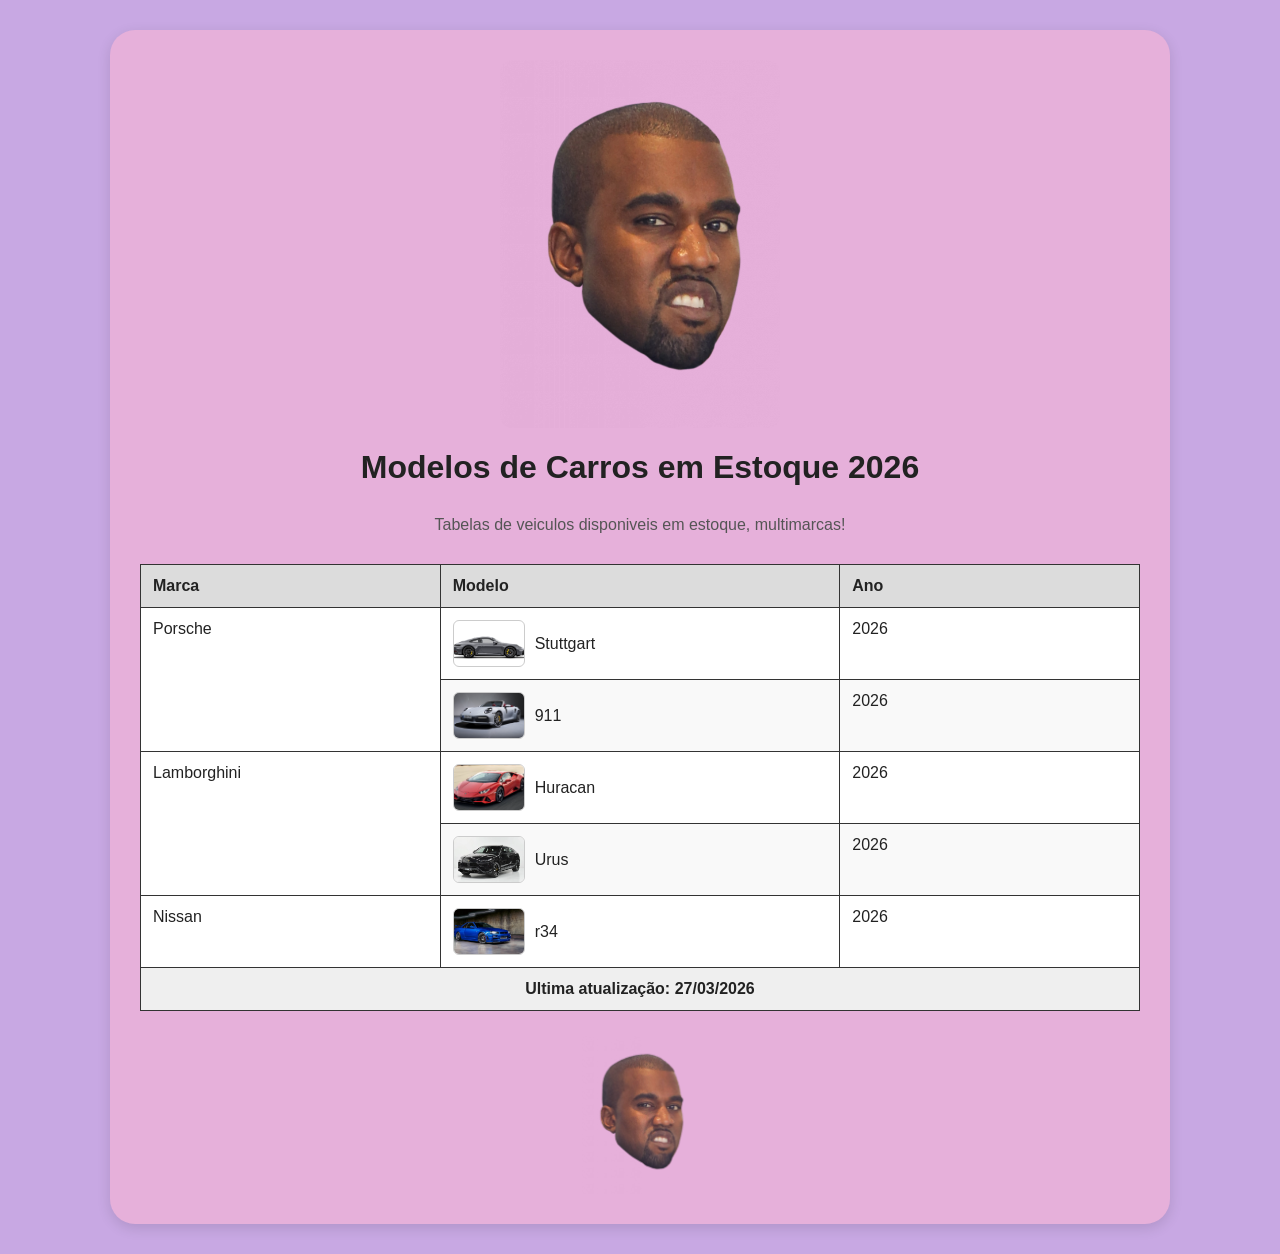
<file: _tabelas/index.html>
<!DOCTYPE html>
<html lang="en">
<head>
    <meta charset="UTF-8">
    <meta name="viewport" content="width=device-width, initial-scale=1.0">
    <title>CarYe |  Vendas</title>
    <style>
        body{
            margin: 0px;
            padding: 30px;
            font-family: Arial, Helvetica, sans-serif;
            background-color: #a772d39d;
            color: #222;
        }
        .container{
            max-width: 1000px;
            margin: 0 auto;
            background-color: #e6b0da;
            padding: 30px;
            border-radius: 25px;
            box-shadow: 0 4px 14px rgba(0, 0, 0, 0.12);
        
        }
        h1{
            text-align: center;
            margin-bottom: 30px;
        }
        p.descricao{
            text-align: center;
            margin-bottom: 30px;
            color: #555;

        }

        .imagem-topo{
            display: block;
            width: 280px;
            margin: 0 auto 20px auto;
            border-radius:10px;
        }

        table{
            width: 100%;
            border-collapse: collapse;
            margin-top: 20px;
            background-color: #fff;
        }

        th, td {
            border: 1px solid #333;
            padding: 12px;
            text-align: left;
            vertical-align: top;
        
        }

        thead th{
            background-color: #dcdcdc;
            font-weight: bold;
        }

        tbody tr:nth-child(even){
            background-color: #f9f9f9;

        }
        tfoot td{
            background-color: #efefef;
            font-weight: bold;
            text-align: center;
        }

        .col-marca{
            width: 30%;
        }
        .col-modelo{
            width: 40%;
        }
        .col-ano{
            width: 30%;
        }

        .imagem-carros{
            display: flex;
            align-items: center;
            gap: 10px;


        }

        .imagem-carros img{
            width: 70px;
            height: 45px;
            object-fit: cover;
            border-radius: 6px;
            border: 1px solid #ccc;

        }

        .rodape-imagem{
            display: block;
            width: 120px;
            margin: 25px auto 0 auto;
            opacity:0.9;
        }







    </style>
</head>
<body>
    <div class="container">
        <img class="imagem-topo" src="img/kanye.png" alt="McLaren">
        <h1>Modelos de Carros em Estoque 2026</h1>
        <p class="descricao">
            Tabelas de veiculos disponiveis em estoque, multimarcas!
        </p>

        <table>
            <thead>
                <tr>
                    <th class="col-marca">Marca</th>
                    <th class="col-modelo">Modelo</th>
                    <th class="col-ano">Ano</th>
                </tr>
            </thead>
                <!-- Inicio tbody -->
                 <tbody>
                    <!-- Veiculo Porsche -->
                     <tr>
                        <td rowspan="2">Porsche</td>
                        <td>
                            <div class="imagem-carros">
                                <img src="img/porschestuttgart.png" alt="Porsche">
                                <span> Stuttgart</span>
                            </div>
                        </td>
                        <td>2026</td>
                     </tr>

                     <tr>
                        
                        <td>
                            <div class="imagem-carros">
                                <img src="img/porsche911.png" alt="Porsche">
                                <span>911</span>
                            </div>
                        </td>
                        <td>2026</td>
                     </tr>

                     <!-- Fim Veiculos Porsche-->


                    <!-- Veiculo Lamborghini -->
                     <tr>
                        <td rowspan="2">Lamborghini</td>
                        <td>
                            <div class="imagem-carros">
                                <img src="img/lamborghini-huracan.png" alt="Lamborghini">
                                <span> Huracan </span>
                            </div>
                        </td>
                        <td>2026</td>
                     </tr>

                     <tr>
                        <td>
                            <div class="imagem-carros">
                                <img src="img/lamborghini-urus.png" alt="Lamborghini">
                                <span>Urus</span>
                            </div>
                        </td>
                        <td>2026</td>
                     </tr>

                     <!-- Fim Veiculos Lamborghini -->
                     <!-- Inicio  -->
                     <tr> 
                        <td>Nissan</td>
                        <td>
                            <div class="imagem-carros">
                                <img src="img/nissan.png" alt="Nissan">
                                <span>r34</span>
                            </div>
                        </td>
                        <td>2026</td>
                     </tr>

                     <!-- Fim Nissan -->  


                 </tbody>

                 <tfoot>
                    <tr>
                        <td colspan="3">Ultima atualização: 27/03/2026</td>
                    </tr>
                 </tfoot>       

        </table>

        <img class="rodape-imagem" src="img/kanye.png" alt="Logo Karnyes">



    </div>
</body>
</html>
</file>
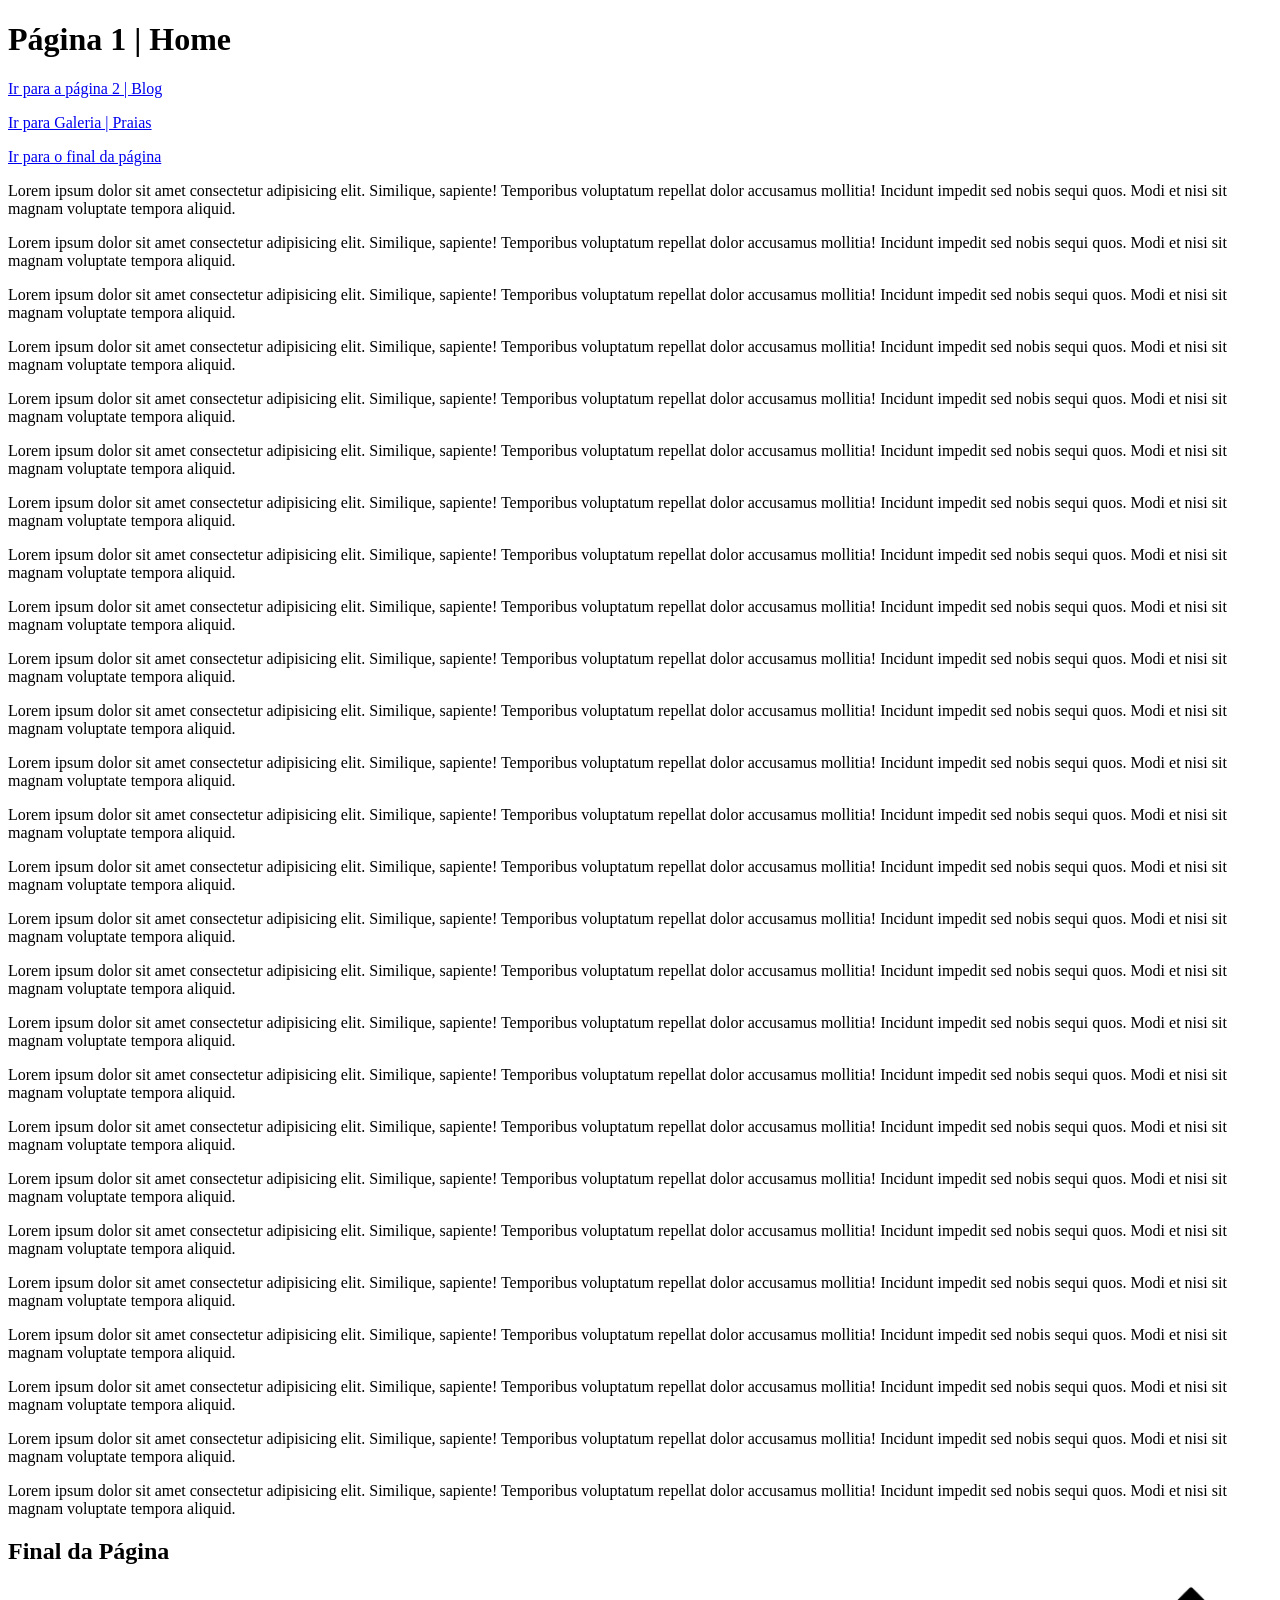
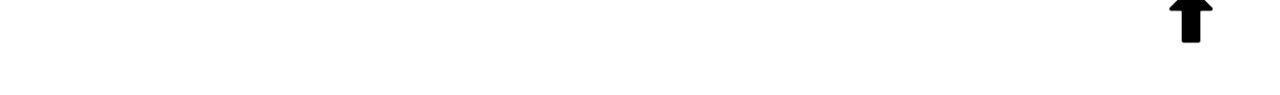
<file: _ancoras-galeria/ancora-pagina1.html>
<!DOCTYPE html>
<html lang="pt-br">
<head>
    <meta charset="UTF-8">
    <meta name="viewport" content="width=device-width, initial-scale=1.0">
    <title>Pagina 1 | Home</title>
</head>
<body>
    <!-- Criando nossa H1 -->
     <h1>Página 1 | Home</h1>

     <!-- Links  -->
      <p><a href="./ancora-pagina2.html" target="_blank">Ir para a página 2 | Blog</a></p>
      <p><a href="./imagem.html" target="_blank">Ir para Galeria | Praias </a></p>

      <!-- Ancora Interna -->
       <p><a href="#final">Ir para o final da página</a></p>

       <!-- Conteudo Grandes Textos -->

       
       <p>Lorem ipsum dolor sit amet consectetur adipisicing elit. Similique, sapiente! Temporibus voluptatum repellat dolor accusamus mollitia! Incidunt impedit sed nobis sequi quos. Modi et nisi sit magnam voluptate tempora aliquid.</p>
       <p>Lorem ipsum dolor sit amet consectetur adipisicing elit. Similique, sapiente! Temporibus voluptatum repellat dolor accusamus mollitia! Incidunt impedit sed nobis sequi quos. Modi et nisi sit magnam voluptate tempora aliquid.</p>
       <p>Lorem ipsum dolor sit amet consectetur adipisicing elit. Similique, sapiente! Temporibus voluptatum repellat dolor accusamus mollitia! Incidunt impedit sed nobis sequi quos. Modi et nisi sit magnam voluptate tempora aliquid.</p>
       <p>Lorem ipsum dolor sit amet consectetur adipisicing elit. Similique, sapiente! Temporibus voluptatum repellat dolor accusamus mollitia! Incidunt impedit sed nobis sequi quos. Modi et nisi sit magnam voluptate tempora aliquid.</p>
       <p>Lorem ipsum dolor sit amet consectetur adipisicing elit. Similique, sapiente! Temporibus voluptatum repellat dolor accusamus mollitia! Incidunt impedit sed nobis sequi quos. Modi et nisi sit magnam voluptate tempora aliquid.</p>
       <p>Lorem ipsum dolor sit amet consectetur adipisicing elit. Similique, sapiente! Temporibus voluptatum repellat dolor accusamus mollitia! Incidunt impedit sed nobis sequi quos. Modi et nisi sit magnam voluptate tempora aliquid.</p>
       <p>Lorem ipsum dolor sit amet consectetur adipisicing elit. Similique, sapiente! Temporibus voluptatum repellat dolor accusamus mollitia! Incidunt impedit sed nobis sequi quos. Modi et nisi sit magnam voluptate tempora aliquid.</p>
       <p>Lorem ipsum dolor sit amet consectetur adipisicing elit. Similique, sapiente! Temporibus voluptatum repellat dolor accusamus mollitia! Incidunt impedit sed nobis sequi quos. Modi et nisi sit magnam voluptate tempora aliquid.</p>
       <p>Lorem ipsum dolor sit amet consectetur adipisicing elit. Similique, sapiente! Temporibus voluptatum repellat dolor accusamus mollitia! Incidunt impedit sed nobis sequi quos. Modi et nisi sit magnam voluptate tempora aliquid.</p>
       <p>Lorem ipsum dolor sit amet consectetur adipisicing elit. Similique, sapiente! Temporibus voluptatum repellat dolor accusamus mollitia! Incidunt impedit sed nobis sequi quos. Modi et nisi sit magnam voluptate tempora aliquid.</p>
       <p>Lorem ipsum dolor sit amet consectetur adipisicing elit. Similique, sapiente! Temporibus voluptatum repellat dolor accusamus mollitia! Incidunt impedit sed nobis sequi quos. Modi et nisi sit magnam voluptate tempora aliquid.</p>
       <p>Lorem ipsum dolor sit amet consectetur adipisicing elit. Similique, sapiente! Temporibus voluptatum repellat dolor accusamus mollitia! Incidunt impedit sed nobis sequi quos. Modi et nisi sit magnam voluptate tempora aliquid.</p>
       <p>Lorem ipsum dolor sit amet consectetur adipisicing elit. Similique, sapiente! Temporibus voluptatum repellat dolor accusamus mollitia! Incidunt impedit sed nobis sequi quos. Modi et nisi sit magnam voluptate tempora aliquid.</p>
       <p>Lorem ipsum dolor sit amet consectetur adipisicing elit. Similique, sapiente! Temporibus voluptatum repellat dolor accusamus mollitia! Incidunt impedit sed nobis sequi quos. Modi et nisi sit magnam voluptate tempora aliquid.</p>
       <p>Lorem ipsum dolor sit amet consectetur adipisicing elit. Similique, sapiente! Temporibus voluptatum repellat dolor accusamus mollitia! Incidunt impedit sed nobis sequi quos. Modi et nisi sit magnam voluptate tempora aliquid.</p>
       <p>Lorem ipsum dolor sit amet consectetur adipisicing elit. Similique, sapiente! Temporibus voluptatum repellat dolor accusamus mollitia! Incidunt impedit sed nobis sequi quos. Modi et nisi sit magnam voluptate tempora aliquid.</p>
       <p>Lorem ipsum dolor sit amet consectetur adipisicing elit. Similique, sapiente! Temporibus voluptatum repellat dolor accusamus mollitia! Incidunt impedit sed nobis sequi quos. Modi et nisi sit magnam voluptate tempora aliquid.</p>
       <p>Lorem ipsum dolor sit amet consectetur adipisicing elit. Similique, sapiente! Temporibus voluptatum repellat dolor accusamus mollitia! Incidunt impedit sed nobis sequi quos. Modi et nisi sit magnam voluptate tempora aliquid.</p>
       <p>Lorem ipsum dolor sit amet consectetur adipisicing elit. Similique, sapiente! Temporibus voluptatum repellat dolor accusamus mollitia! Incidunt impedit sed nobis sequi quos. Modi et nisi sit magnam voluptate tempora aliquid.</p>
       <p>Lorem ipsum dolor sit amet consectetur adipisicing elit. Similique, sapiente! Temporibus voluptatum repellat dolor accusamus mollitia! Incidunt impedit sed nobis sequi quos. Modi et nisi sit magnam voluptate tempora aliquid.</p>
       <p>Lorem ipsum dolor sit amet consectetur adipisicing elit. Similique, sapiente! Temporibus voluptatum repellat dolor accusamus mollitia! Incidunt impedit sed nobis sequi quos. Modi et nisi sit magnam voluptate tempora aliquid.</p>
       <p>Lorem ipsum dolor sit amet consectetur adipisicing elit. Similique, sapiente! Temporibus voluptatum repellat dolor accusamus mollitia! Incidunt impedit sed nobis sequi quos. Modi et nisi sit magnam voluptate tempora aliquid.</p>
       <p>Lorem ipsum dolor sit amet consectetur adipisicing elit. Similique, sapiente! Temporibus voluptatum repellat dolor accusamus mollitia! Incidunt impedit sed nobis sequi quos. Modi et nisi sit magnam voluptate tempora aliquid.</p>
       <p>Lorem ipsum dolor sit amet consectetur adipisicing elit. Similique, sapiente! Temporibus voluptatum repellat dolor accusamus mollitia! Incidunt impedit sed nobis sequi quos. Modi et nisi sit magnam voluptate tempora aliquid.</p>
       <p>Lorem ipsum dolor sit amet consectetur adipisicing elit. Similique, sapiente! Temporibus voluptatum repellat dolor accusamus mollitia! Incidunt impedit sed nobis sequi quos. Modi et nisi sit magnam voluptate tempora aliquid.</p>
       <p>Lorem ipsum dolor sit amet consectetur adipisicing elit. Similique, sapiente! Temporibus voluptatum repellat dolor accusamus mollitia! Incidunt impedit sed nobis sequi quos. Modi et nisi sit magnam voluptate tempora aliquid.</p>




       <!-- Destino da âncora -->
        <h2 id="final">Final da Página</h2>

        <p><a href="#"><img class="pulse" src="./img/seta.png" alt="" style="float: right; margin-right:4%; margin-bottom:4%; width: 60px;"></a></p>


</body>
</file>
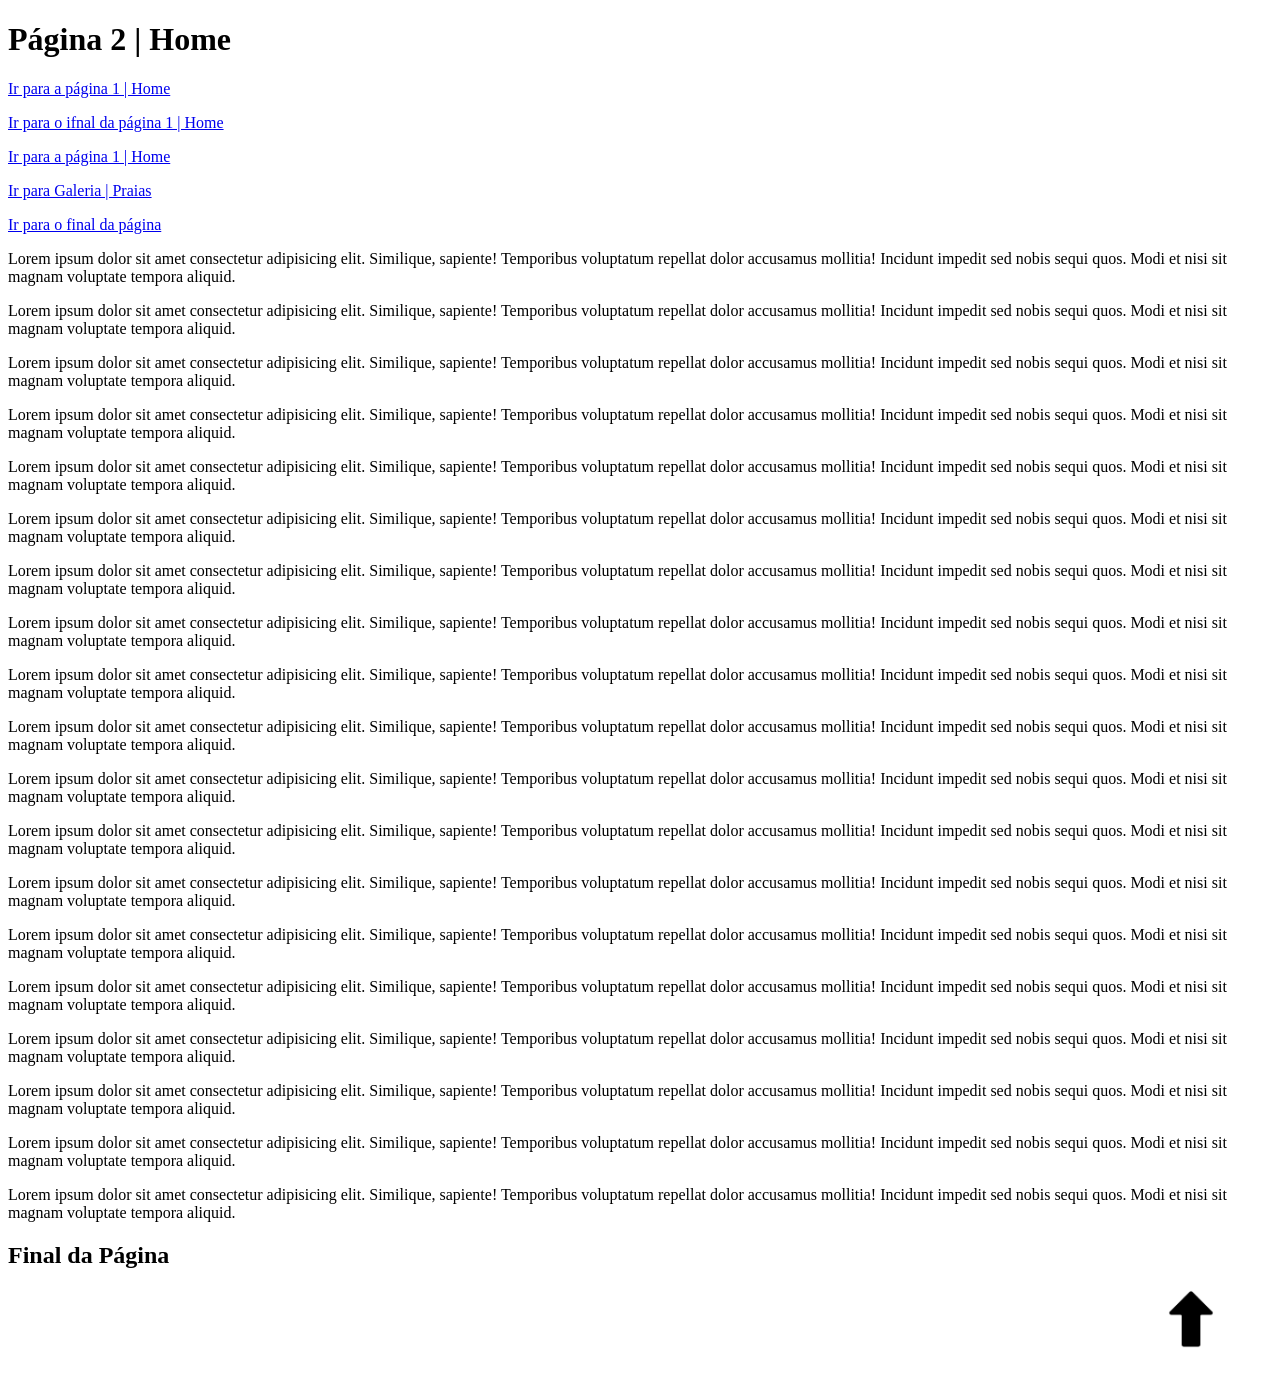
<file: _ancoras-galeria/ancora-pagina2.html>
<!DOCTYPE html>
<html lang="pt-br">
<head>
    <meta charset="UTF-8">
    <meta name="viewport" content="width=device-width, initial-scale=1.0">
    <title>Pagina 2 | Home</title>
</head>
<body>
    <!-- Criando nossa H1 -->
     <h1>Página 2 | Home</h1>

     <!-- Links  -->
      <p><a href="./ancora-pagina1.html" target="_blank">Ir para a página 1 | Home</a></p>
      <p><a href="./ancora-pagina1.html#final">Ir para o ifnal da página 1 | Home</a></p>
      <p><a href="./ancora-pagina1.html" target="_blank">Ir para a página 1 | Home</a></p>
      <p><a href="./imagem.html" target="_blank">Ir para Galeria | Praias </a></p>

      <!-- Ancora Interna -->
       <p><a href="#final">Ir para o final da página</a></p>

       <!-- Conteudo Grandes Textos -->

       
       <p>Lorem ipsum dolor sit amet consectetur adipisicing elit. Similique, sapiente! Temporibus voluptatum repellat dolor accusamus mollitia! Incidunt impedit sed nobis sequi quos. Modi et nisi sit magnam voluptate tempora aliquid.</p>
       <p>Lorem ipsum dolor sit amet consectetur adipisicing elit. Similique, sapiente! Temporibus voluptatum repellat dolor accusamus mollitia! Incidunt impedit sed nobis sequi quos. Modi et nisi sit magnam voluptate tempora aliquid.</p>
       <p>Lorem ipsum dolor sit amet consectetur adipisicing elit. Similique, sapiente! Temporibus voluptatum repellat dolor accusamus mollitia! Incidunt impedit sed nobis sequi quos. Modi et nisi sit magnam voluptate tempora aliquid.</p>
       <p>Lorem ipsum dolor sit amet consectetur adipisicing elit. Similique, sapiente! Temporibus voluptatum repellat dolor accusamus mollitia! Incidunt impedit sed nobis sequi quos. Modi et nisi sit magnam voluptate tempora aliquid.</p>
       <p>Lorem ipsum dolor sit amet consectetur adipisicing elit. Similique, sapiente! Temporibus voluptatum repellat dolor accusamus mollitia! Incidunt impedit sed nobis sequi quos. Modi et nisi sit magnam voluptate tempora aliquid.</p>
       <p>Lorem ipsum dolor sit amet consectetur adipisicing elit. Similique, sapiente! Temporibus voluptatum repellat dolor accusamus mollitia! Incidunt impedit sed nobis sequi quos. Modi et nisi sit magnam voluptate tempora aliquid.</p>
       <p>Lorem ipsum dolor sit amet consectetur adipisicing elit. Similique, sapiente! Temporibus voluptatum repellat dolor accusamus mollitia! Incidunt impedit sed nobis sequi quos. Modi et nisi sit magnam voluptate tempora aliquid.</p>
       <p>Lorem ipsum dolor sit amet consectetur adipisicing elit. Similique, sapiente! Temporibus voluptatum repellat dolor accusamus mollitia! Incidunt impedit sed nobis sequi quos. Modi et nisi sit magnam voluptate tempora aliquid.</p>
       <p>Lorem ipsum dolor sit amet consectetur adipisicing elit. Similique, sapiente! Temporibus voluptatum repellat dolor accusamus mollitia! Incidunt impedit sed nobis sequi quos. Modi et nisi sit magnam voluptate tempora aliquid.</p>
       <p>Lorem ipsum dolor sit amet consectetur adipisicing elit. Similique, sapiente! Temporibus voluptatum repellat dolor accusamus mollitia! Incidunt impedit sed nobis sequi quos. Modi et nisi sit magnam voluptate tempora aliquid.</p>
       <p>Lorem ipsum dolor sit amet consectetur adipisicing elit. Similique, sapiente! Temporibus voluptatum repellat dolor accusamus mollitia! Incidunt impedit sed nobis sequi quos. Modi et nisi sit magnam voluptate tempora aliquid.</p>
       <p>Lorem ipsum dolor sit amet consectetur adipisicing elit. Similique, sapiente! Temporibus voluptatum repellat dolor accusamus mollitia! Incidunt impedit sed nobis sequi quos. Modi et nisi sit magnam voluptate tempora aliquid.</p>
       <p>Lorem ipsum dolor sit amet consectetur adipisicing elit. Similique, sapiente! Temporibus voluptatum repellat dolor accusamus mollitia! Incidunt impedit sed nobis sequi quos. Modi et nisi sit magnam voluptate tempora aliquid.</p>
       <p>Lorem ipsum dolor sit amet consectetur adipisicing elit. Similique, sapiente! Temporibus voluptatum repellat dolor accusamus mollitia! Incidunt impedit sed nobis sequi quos. Modi et nisi sit magnam voluptate tempora aliquid.</p>
       <p>Lorem ipsum dolor sit amet consectetur adipisicing elit. Similique, sapiente! Temporibus voluptatum repellat dolor accusamus mollitia! Incidunt impedit sed nobis sequi quos. Modi et nisi sit magnam voluptate tempora aliquid.</p>
       <p>Lorem ipsum dolor sit amet consectetur adipisicing elit. Similique, sapiente! Temporibus voluptatum repellat dolor accusamus mollitia! Incidunt impedit sed nobis sequi quos. Modi et nisi sit magnam voluptate tempora aliquid.</p>
       <p>Lorem ipsum dolor sit amet consectetur adipisicing elit. Similique, sapiente! Temporibus voluptatum repellat dolor accusamus mollitia! Incidunt impedit sed nobis sequi quos. Modi et nisi sit magnam voluptate tempora aliquid.</p>
       <p>Lorem ipsum dolor sit amet consectetur adipisicing elit. Similique, sapiente! Temporibus voluptatum repellat dolor accusamus mollitia! Incidunt impedit sed nobis sequi quos. Modi et nisi sit magnam voluptate tempora aliquid.</p>
       <p>Lorem ipsum dolor sit amet consectetur adipisicing elit. Similique, sapiente! Temporibus voluptatum repellat dolor accusamus mollitia! Incidunt impedit sed nobis sequi quos. Modi et nisi sit magnam voluptate tempora aliquid.</p>



       <!-- Destino da âncora -->
        <h2 id="final">Final da Página</h2>

        <p><a href="#"><img class="pulse" src="./img/seta.png" alt="" style="float: right; margin-right:4%; margin-bottom:4%; width: 60px; z-index:20;"></a></p>


</body>
</file>
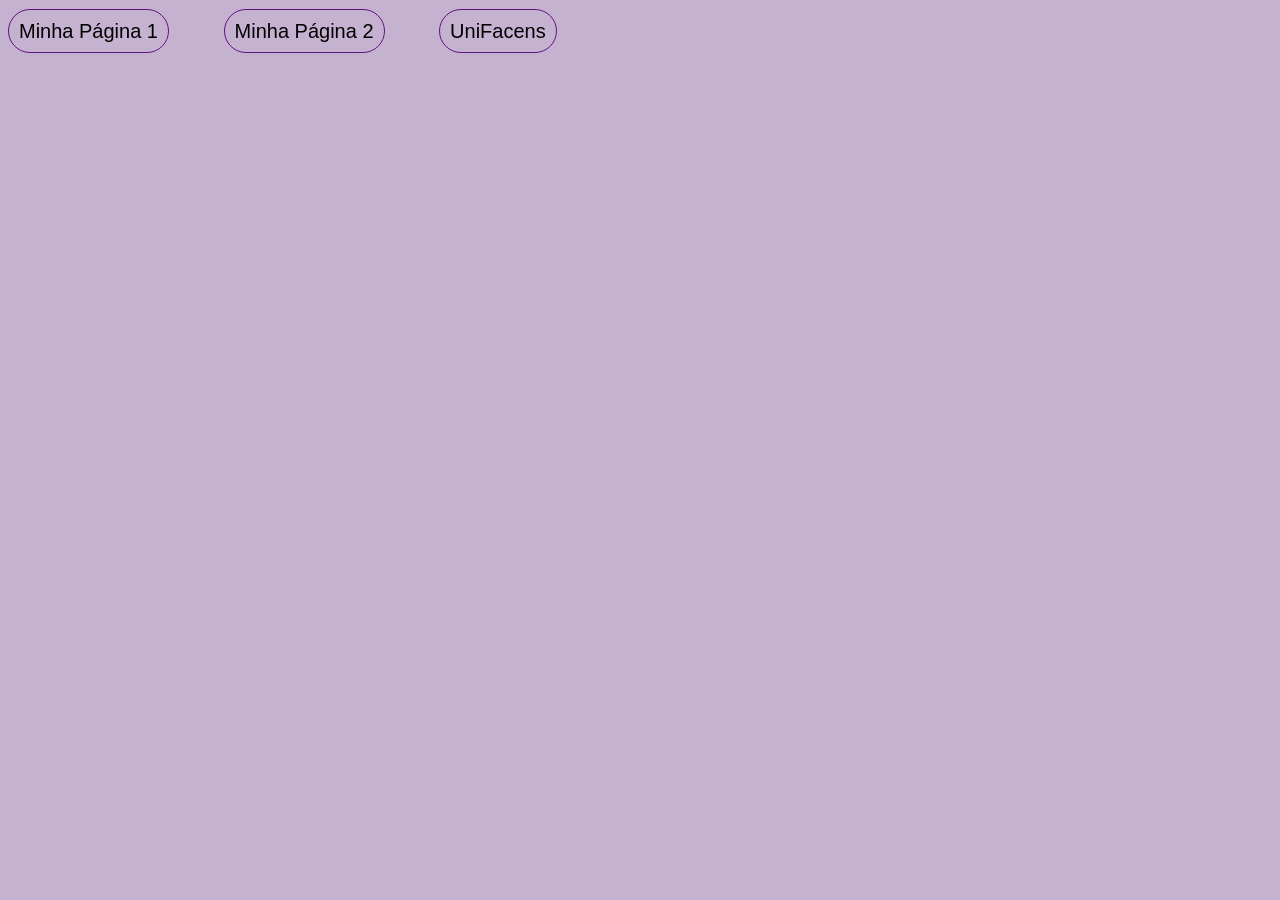
<file: links/pagina1.html>
<!DOCTYPE html>
<html lang="en">
<head>
    <meta charset="UTF-8">
    <meta name="viewport" content="width=device-width, initial-scale=1.0">
    <style>
        body{
            background-color: rgb(197, 178, 209);
            margin-top: 20px;

        }
        a{
            text-decoration: none;
            font-family: sans-serif;
            font-size: 20px;
            color: rgb(0, 0, 0);
            border-radius: 30px 30px 30px;
            border: solid 1px #621381;
            padding: 10px;
            margin-right: 4%;
        }
        a:hover {
            box-shadow: 3px 3px 4px #d0c3c3;
            font-size: 25px;
            transition: 0.3s;
            border-radius: 35px 35px 35px;
            border-bottom: solid 2px #ea00ff;
            text-decoration: none;
            color: #7700ff;
        }
    </style>
    <title>Página de Links com CSS incorporado || 1</title>
</head>
<body>
    <a href="./pagina1.html" target="_top">Minha Página 1</a>
    <a href="./pagina2.html" target="_self">Minha Página 2</a>
    <a href="https://www.facens.br" target="_blank">UniFacens</a>
</body>
</html>
</file>
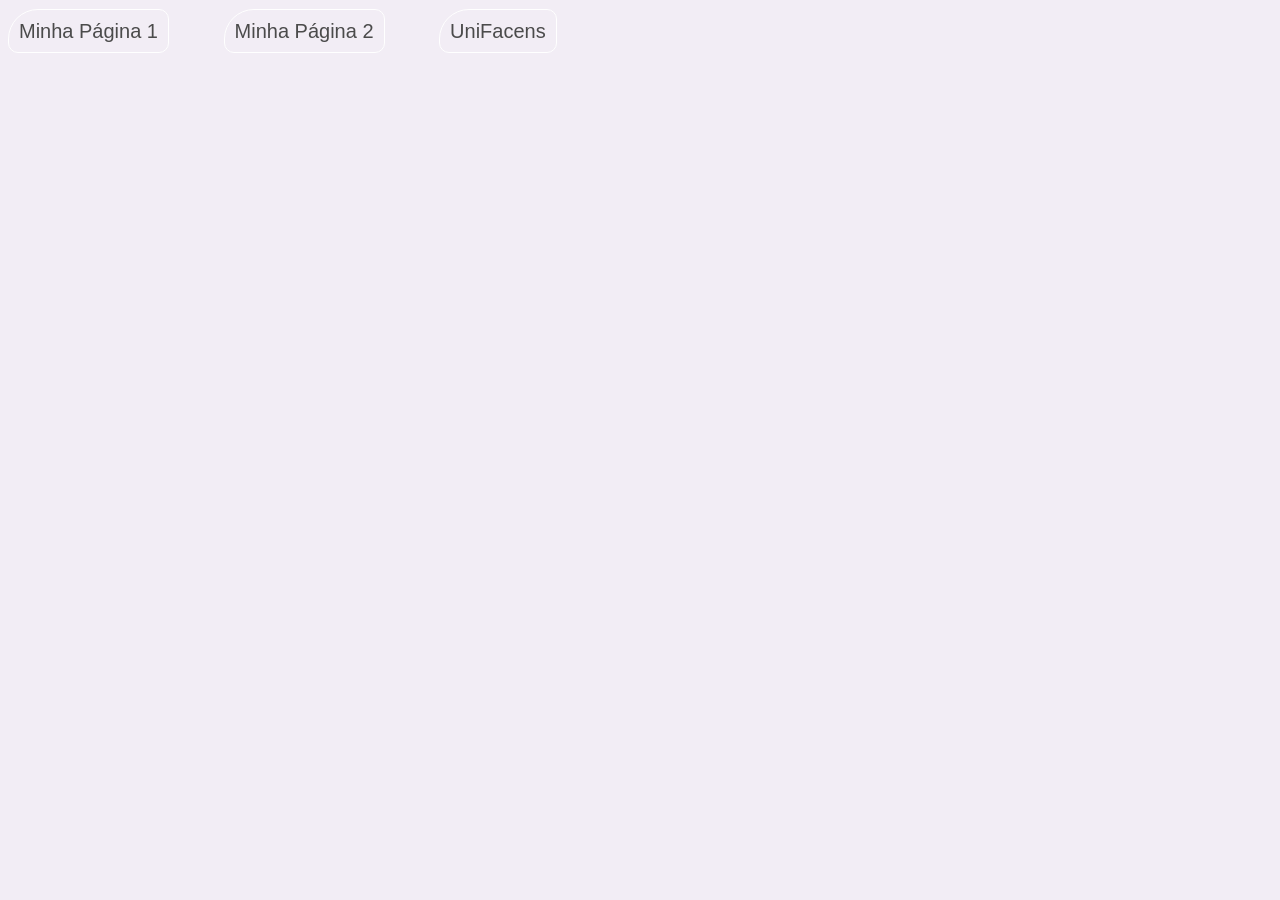
<file: links/pagina2.html>
<!DOCTYPE html>
<html lang="en">
<head>
    <meta charset="UTF-8">
    <meta name="viewport" content="width=device-width, initial-scale=1.0">
    <style>
        body{
            background-color: rgb(242, 237, 245);
            margin-top: 20px;

        }
        a{
            text-decoration: none;
            font-family: sans-serif;
            font-size: 20px;
            color: rgb(75,75,75);
            border-radius: 30px 10px 10px;
            border: solid 1px #fff;
            padding: 10px;
            margin-right: 4%;
        }
        a:hover {
            box-shadow: 3px 3px 4px #d0c3c3;
            font-size: 25px;
            transition: 0.3s;
            border-radius: 35px 15px 15px;
            border-bottom: solid 2px #ea00ff;
            text-decoration: none;
            color: #7700ff;
        }
    </style>
    <title>Página de Links com CSS incorporado || 1</title>
</head>
<body>
    <a href="./pagina1.html" target="_self">Minha Página 1</a>
    <a href="./pagina2.html" target="_top">Minha Página 2</a>
    <a href="https://www.facens.br" target="_blank">UniFacens</a>
</body>
</html>
</file>
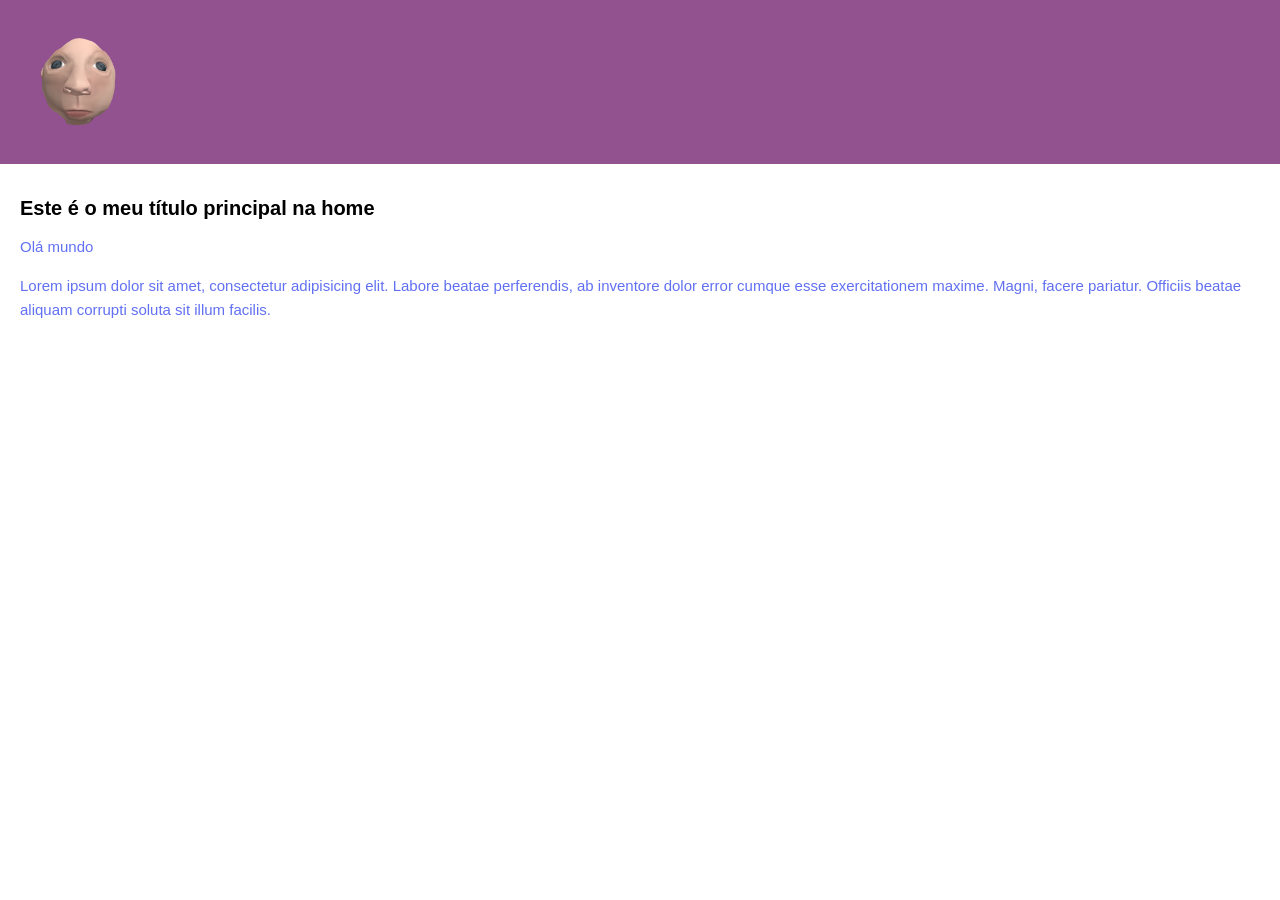
<file: teste/index-hello.html>
<!DOCTYPE html>
<html lang="en">
<head>
    <meta charset="UTF-8">
    <meta name="viewport" content="width=device-width, initial-scale=1.0">
    <link rel="stylesheet" href="./css/style-ola.css">
    <title>Exemplo de estrutura básica</title>
</head>
<body>
    <!--Inicio Menu-->
    <header id="header">
        <a href="index.html"><img src="../img/imagem.webp" alt="logo"></a>
        
    </header>
    <main id="main-pagina-home">
        <h1>Este é o meu título principal na home</h1>
        <p>Olá mundo</p>
        <p>Lorem ipsum dolor sit amet, consectetur adipisicing elit. Labore beatae perferendis, ab inventore dolor error cumque esse exercitationem maxime. Magni, facere pariatur. Officiis beatae aliquam corrupti soluta sit illum facilis.</p>

    </main>
    <!-- Fim Menu -->
</body>
</html>
</file>
<file: teste/css/style-ola.css>
body {
    margin: 0;
    padding: 0;
    font-family: Arial, sans-serif; /* Uma fonte base ajuda no visual */
}

#header {
    background-color: rgb(146, 81, 143);
    padding: 20px; /* Em vez de uma altura fixa gigante, usamos padding */
    display: flex;
    justify-content: flex-start; /* Alinha o logo à esquerda. Use 'center' para centralizar */
    align-items: center;
}

#header img {
    width: 120px;
    height: auto;
}

#main-pagina-home {
    padding: 20px; /* Dá um respiro para o texto não colar na borda */
}

#main-pagina-home h1 {
    color: black;
    font-weight: bold;
    font-size: 20px;
}

#main-pagina-home p {
    color: rgb(97, 112, 243);
    font-size: 15px;
    line-height: 1.6; /* Melhora a leitura do texto */
}
</file>
